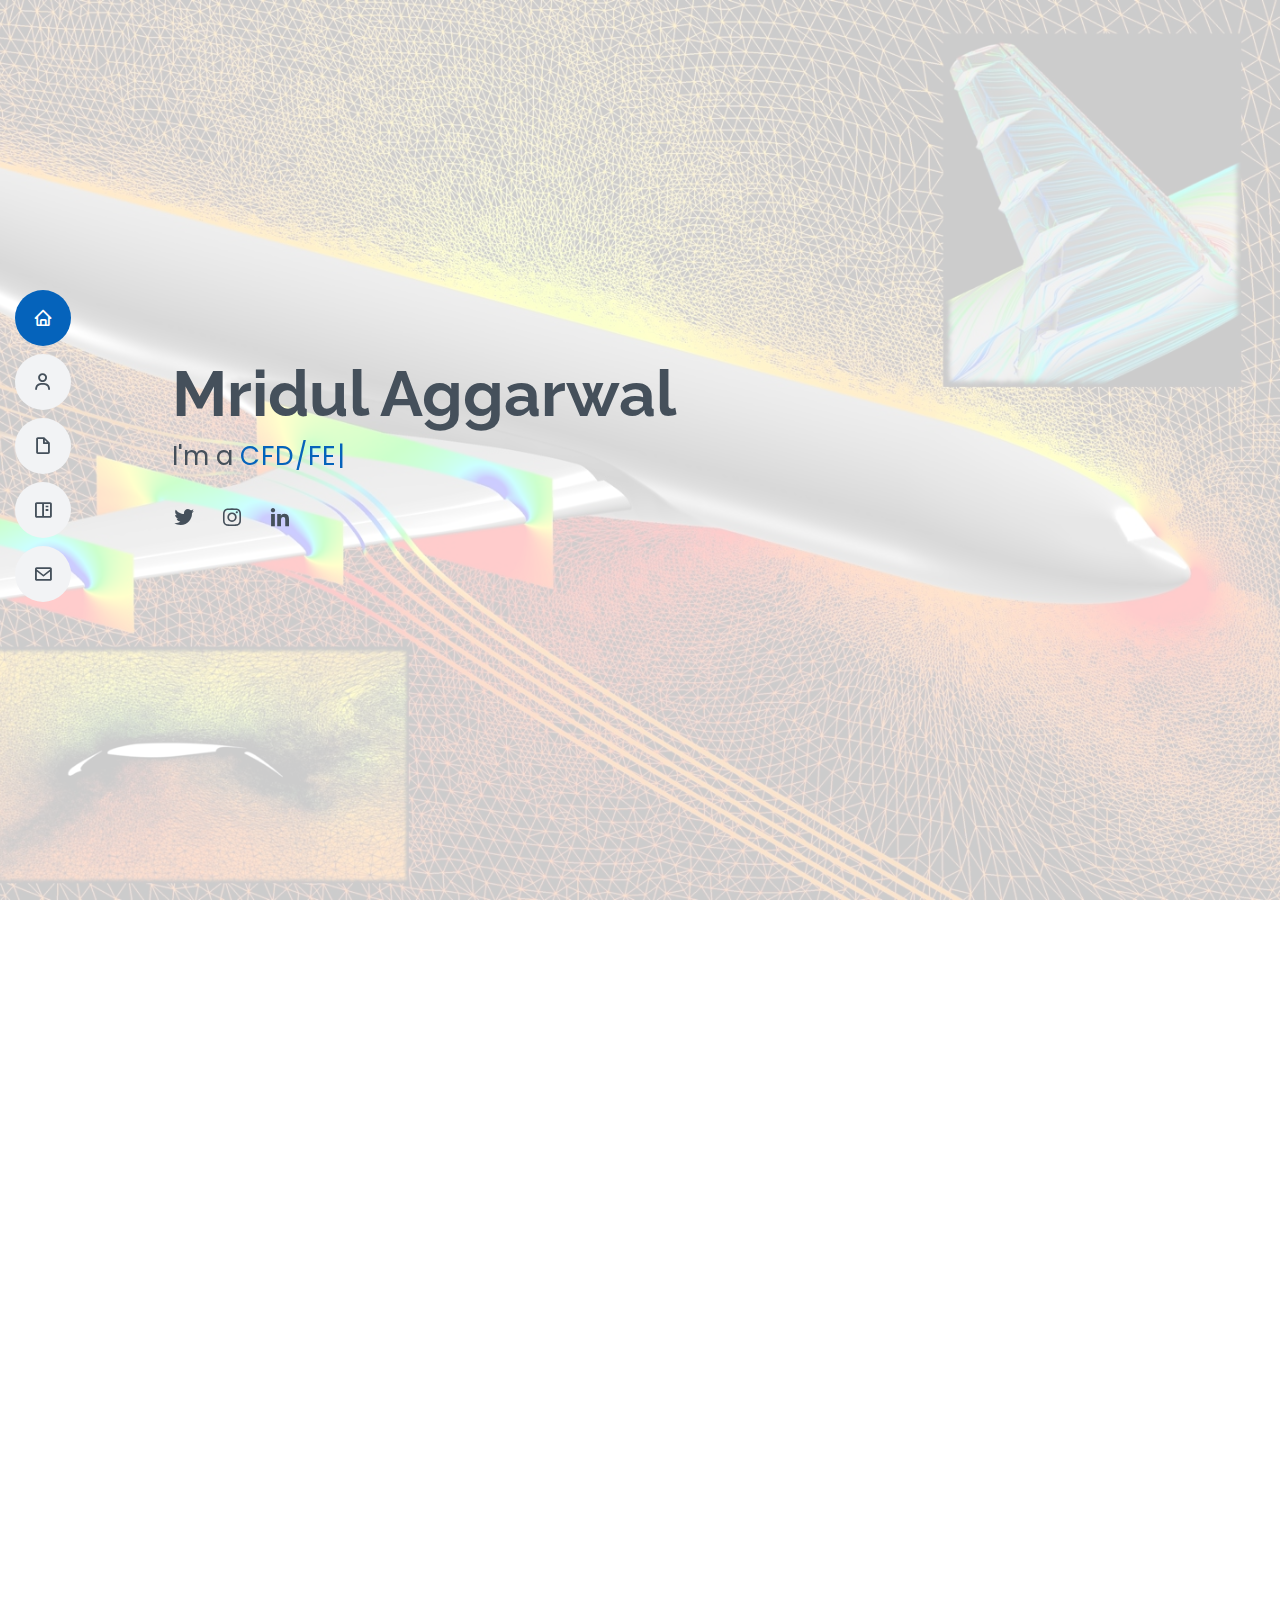
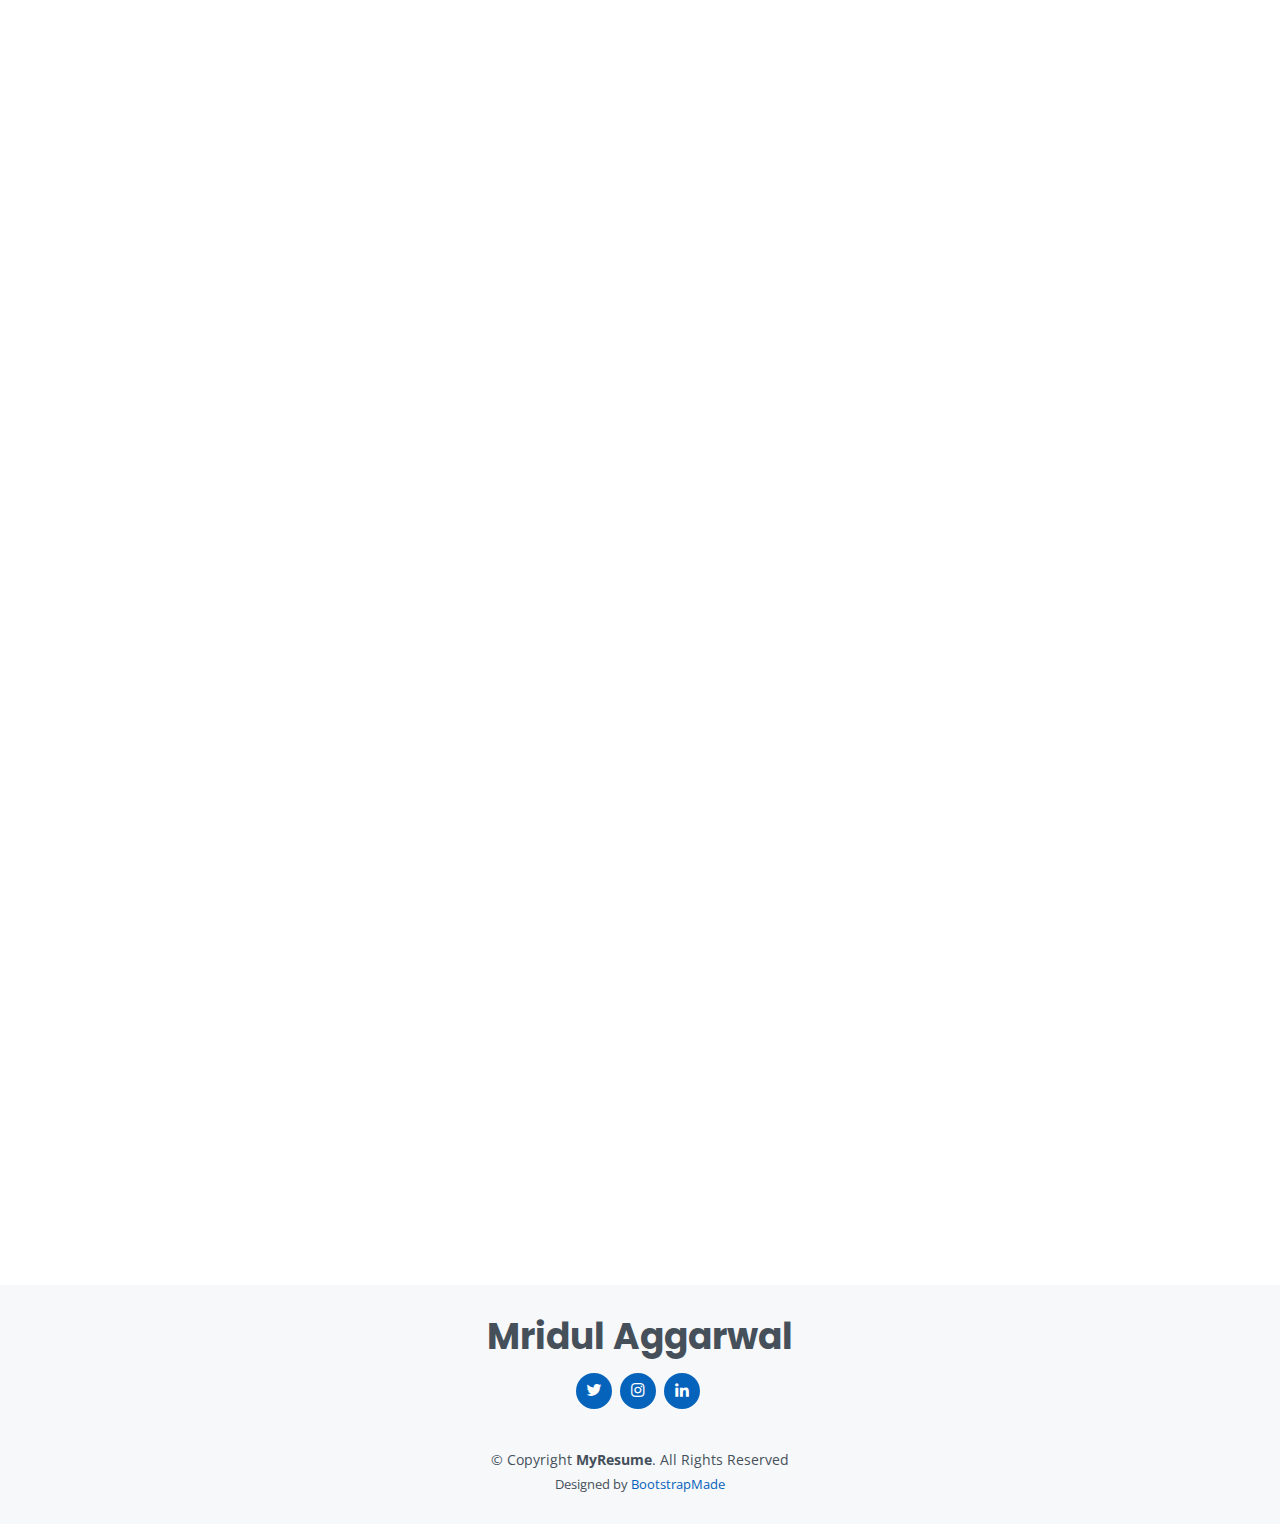
<file: index.html>
<!DOCTYPE html>
<html lang="en">

<head>
  <meta charset="utf-8">
  <meta content="width=device-width, initial-scale=1.0" name="viewport">

  <title>MyResume Bootstrap Template - Index</title>
  <meta content="" name="description">
  <meta content="" name="keywords">

  <!-- Favicons -->
  <link href="assets/img/favicon.png" rel="icon">
  <link href="assets/img/apple-touch-icon.png" rel="apple-touch-icon">

  <!-- Google Fonts -->
  <link href="https://fonts.googleapis.com/css?family=Open+Sans:300,300i,400,400i,600,600i,700,700i|Raleway:300,300i,400,400i,500,500i,600,600i,700,700i|Poppins:300,300i,400,400i,500,500i,600,600i,700,700i" rel="stylesheet">

  <!-- Vendor CSS Files -->
  <link href="assets/vendor/aos/aos.css" rel="stylesheet">
  <link href="assets/vendor/bootstrap/css/bootstrap.min.css" rel="stylesheet">
  <link href="assets/vendor/bootstrap-icons/bootstrap-icons.css" rel="stylesheet">
  <link href="assets/vendor/boxicons/css/boxicons.min.css" rel="stylesheet">
  <link href="assets/vendor/glightbox/css/glightbox.min.css" rel="stylesheet">
  <link href="assets/vendor/swiper/swiper-bundle.min.css" rel="stylesheet">

  <!-- Template Main CSS File -->
  <link href="assets/css/style.css" rel="stylesheet">

  <!-- =======================================================
  * Template Name: MyResume - v4.8.1
  * Template URL: https://bootstrapmade.com/free-html-bootstrap-template-my-resume/
  * Author: BootstrapMade.com
  * License: https://bootstrapmade.com/license/
  ======================================================== -->
</head>

<body>

  <!-- ======= Mobile nav toggle button ======= -->
  <!-- <button type="button" class="mobile-nav-toggle d-xl-none"><i class="bi bi-list mobile-nav-toggle"></i></button> -->
  <i class="bi bi-list mobile-nav-toggle d-xl-none"></i>
  <!-- ======= Header ======= -->
  <header id="header" class="d-flex flex-column justify-content-center">

    <nav id="navbar" class="navbar nav-menu">
      <ul>
        <li><a href="#hero" class="nav-link scrollto active"><i class="bx bx-home"></i> <span>Home</span></a></li>
        <li><a href="#about" class="nav-link scrollto"><i class="bx bx-user"></i> <span>About</span></a></li>
        <li><a href="#resume" class="nav-link scrollto"><i class="bx bx-file-blank"></i> <span>Resume</span></a></li>
        <li><a href="#portfolio" class="nav-link scrollto"><i class="bx bx-book-content"></i> <span>Portfolio</span></a></li>
        <!-- <li><a href="#services" class="nav-link scrollto"><i class="bx bx-server"></i> <span>Services</span></a></li> -->
        <li><a href="#contact" class="nav-link scrollto"><i class="bx bx-envelope"></i> <span>Contact</span></a></li>
      </ul>
    </nav><!-- .nav-menu -->

  </header><!-- End Header -->

  <!-- ======= Hero Section ======= -->
  <section id="hero" class="d-flex flex-column justify-content-center">
    <div class="container" data-aos="zoom-in" data-aos-delay="100">
      <h1>Mridul Aggarwal</h1>
      <p>I'm a <span class="typed" data-typed-items="CFD/FEA Engineer, Mechanical Engineer"></span></p>
      <div class="social-links">
        <a href="https://twitter.com/aggarwal229263?t=kLGnaGmiF4LGDsNlqu9Gug&s=09" class="twitter" target="_blank"><i class="bx bxl-twitter"></i></a>
        <!-- <a href="#" class="facebook"><i class="bx bxl-facebook"></i></a> -->
        <a href="https://www.instagram.com/mridulaggarwal2000/" class="instagram" target="_blank"><i class="bx bxl-instagram"></i></a>
        <!-- <a href="#" class="google-plus"><i class="bx bxl-skype"></i></a> -->
        <a href="https://www.linkedin.com/in/mridul-aggarwal-2000" class="linkedin" target="_blank"><i class="bx bxl-linkedin"></i></a>
      </div>
    </div>
  </section><!-- End Hero -->

  <main id="main">

    <!-- ======= About Section ======= -->
    <section id="about" class="about">
      <div class="container" data-aos="fade-up">

        <div class="section-title">
          <h2>About</h2>
          <p>Passionate aerospace computational engineer with a flair for solving complex engineering problems.
            I have a stronghold in developing modelling simulations using different commercial software and tools.
            Hands-on experience in distributed scientific computation creating simulation models for various engineering applications.
          </p>

        </div>

        <div class="row">
          <div class="col-lg-4">
            <img src="assets/img/profile_img.png" class="img-fluid profile-img" alt="">
          </div>
          <div class="col-lg-8 pt-4 pt-lg-0 content">
            <h3>Aerospace Computational Engineer.</h3>
            <!-- <p class="fst-italic">
              I have a Master's degree in Aerospace Computational Engineering.
            </p> -->
            <br>
            <div class="row">
              <div class="col-lg-6">
                <ul>
                  <!-- <li><i class="bi bi-chevron-right"></i> <strong>Birthday:</strong> <span>1 May 1995</span></li> -->
                  <!-- <li><i class="bi bi-chevron-right"></i> <strong>Website:</strong> <span>www.example.com</span></li> -->
                  <li><i class="bi bi-chevron-right"></i> <strong>Phone:</strong> <span>+44(0) 7824046057</span></li>
                  <li><i class="bi bi-chevron-right"></i> <strong>City:</strong> <span>Milton Keynes, United Kingdom</span></li>
                  <li><i class="bi bi-chevron-right"></i> <strong>Email:</strong> <span>aggarwalmridul@outlook.com</span></li>
                </ul>
              </div>
              <div class="col-lg-6">
                <ul>

                  <li><i class="bi bi-chevron-right"></i> <strong>Degree:</strong> <span>Master</span></li>
                  <li><i class="bi bi-chevron-right"></i> <strong>University:</strong> <span>Cranfield University</span></li>

                  <!-- <li><i class="bi bi-chevron-right"></i> <strong>Freelance:</strong> <span>Available</span></li> -->
                </ul>
              </div>
            </div>
            <!-- <p>
              Officiis eligendi itaque labore et dolorum mollitia officiis optio vero. Quisquam sunt adipisci omnis et ut. Nulla accusantium dolor incidunt officia tempore. Et eius omnis.
              Cupiditate ut dicta maxime officiis quidem quia. Sed et consectetur qui quia repellendus itaque neque. Aliquid amet quidem ut quaerat cupiditate. Ab et eum qui repellendus omnis culpa magni laudantium dolores.
            </p> -->
          </div>
        </div>

      </div>
    </section><!-- End About Section -->

    <!-- ======= Facts Section ======= -->
    <!-- <section id="facts" class="facts">
      <div class="container" data-aos="fade-up">

        <div class="section-title">
          <h2>Facts</h2>
          <p>Magnam dolores commodi suscipit. Necessitatibus eius consequatur ex aliquid fuga eum quidem. Sit sint consectetur velit. Quisquam quos quisquam cupiditate. Et nemo qui impedit suscipit alias ea. Quia fugiat sit in iste officiis commodi quidem hic quas.</p>
        </div>

        <div class="row">

          <div class="col-lg-3 col-md-6">
            <div class="count-box">
              <i class="bi bi-emoji-smile"></i>
              <span data-purecounter-start="0" data-purecounter-end="232" data-purecounter-duration="1" class="purecounter"></span>
              <p>Happy Clients</p>
            </div>
          </div>

          <div class="col-lg-3 col-md-6 mt-5 mt-md-0">
            <div class="count-box">
              <i class="bi bi-journal-richtext"></i>
              <span data-purecounter-start="0" data-purecounter-end="521" data-purecounter-duration="1" class="purecounter"></span>
              <p>Projects</p>
            </div>
          </div>

          <div class="col-lg-3 col-md-6 mt-5 mt-lg-0">
            <div class="count-box">
              <i class="bi bi-headset"></i>
              <span data-purecounter-start="0" data-purecounter-end="1463" data-purecounter-duration="1" class="purecounter"></span>
              <p>Hours Of Support</p>
            </div>
          </div>

          <div class="col-lg-3 col-md-6 mt-5 mt-lg-0">
            <div class="count-box">
              <i class="bi bi-award"></i>
              <span data-purecounter-start="0" data-purecounter-end="25" data-purecounter-duration="1" class="purecounter"></span>
              <p>Awards</p>
            </div>
          </div>

        </div>

      </div> -->
    </section><!-- End Facts Section -->

    <!-- ======= Skills Section ======= -->
    <section id="skills" class="skills section-bg">
      <div class="container" data-aos="fade-up">

        <div class="section-title">
          <h2>Skills</h2>
          <p>During my post graduate studies,I have worked on different commerical software & tools demonstrating my ability to solve computational problems.</p>
        </div>

        <div class="row skills-content">

          <div class="col-lg-6">

            <div class="progress">
              <span class="skill">Computer Aided Engineering & Design <i class="val">90%</i></span>
              <div class="progress-bar-wrap">
                <div class="progress-bar" role="progressbar" aria-valuenow="90" aria-valuemin="0" aria-valuemax="100"></div>
              </div>
            </div>

            <!-- <div class="progress">
              <span class="skill">High Performance Computing <i class="val">100%</i></span>
              <div class="progress-bar-wrap">
                <div class="progress-bar" role="progressbar" aria-valuenow="100" aria-valuemin="0" aria-valuemax="100"></div>
              </div>
            </div> -->

            <div class="progress">
              <span class="skill">Finite Element/Volume Analysis <i class="val">85%</i></span>
              <div class="progress-bar-wrap">
                <div class="progress-bar" role="progressbar" aria-valuenow="85" aria-valuemin="0" aria-valuemax="100"></div>
              </div>
            </div>

            <div class="progress">
              <span class="skill">ANSYS/FLUENT <i class="val">95%</i></span>
              <div class="progress-bar-wrap">
                <div class="progress-bar" role="progressbar" aria-valuenow="95" aria-valuemin="0" aria-valuemax="100"></div>
              </div>
            </div>

          </div>

          <div class="col-lg-6">

            <div class="progress">
              <span class="skill">High Performace Parallel Computing <i class="val">70%</i></span>
              <div class="progress-bar-wrap">
                <div class="progress-bar" role="progressbar" aria-valuenow="70" aria-valuemin="0" aria-valuemax="100"></div>
              </div>
            </div>

            <div class="progress">
              <span class="skill">SolidWorks<i class="val">80%</i></span>
              <div class="progress-bar-wrap">
                <div class="progress-bar" role="progressbar" aria-valuenow="80" aria-valuemin="0" aria-valuemax="100"></div>
              </div>
            </div>

            <div class="progress">
              <span class="skill">C/C++<i class="val">70%</i></span>
              <div class="progress-bar-wrap">
                <div class="progress-bar" role="progressbar" aria-valuenow="70" aria-valuemin="0" aria-valuemax="100"></div>
              </div>
            </div>

          </div>

        </div>

      </div>
    </section><!-- End Skills Section -->

    <!-- ======= Resume Section ======= -->
    <section id="resume" class="resume">
      <div class="container" data-aos="fade-up">

        <div class="section-title">
          <h2>Resume</h2>
          <!-- <p>Magnam dolores commodi suscipit. Necessitatibus eius consequatur ex aliquid fuga eum quidem. Sit sint consectetur velit. Quisquam quos quisquam cupiditate. Et nemo qui impedit suscipit alias ea. Quia fugiat sit in iste officiis commodi
            quidem hic quas.</p> -->
        </div>

        <div class="row">
          <div class="col-lg-6">
            <h3 class="resume-title">Summary</h3>
            <div class="resume-item pb-0">
              <h4>Mridul Aggarwal</h4>
              <p><em>Innovative and deadline driven with a focus on solving engineering problems using advanced computational methods for different industrial settings.</em></p>
              <ul>
                <li>Milton Keynes, United Kingdom</li>
                <li>+44(0) 7824046057</li>
                <li>aggarwalmridul@outlook.com</li>
              </ul>
            </div>

            <h3 class="resume-title">Education</h3>
            <div class="resume-item">
              <h4>MS<span class="lower">c</span> Aerospace Computational Engineering</h4>
              <h5>2021-2022</h5>
              <p><em>Cranfield University, Cranfield, UK</em></p>
              <p>Thesis Project: Numerical Investigation of the Airflow Ventilation system in the interior of an Aircraft Cabin in the presence of an Infected Passenger.</p>
              <p>Numerical Investigation of the Airflow Ventilation system in the Interior of an Aircraft Cabin in Presence of an Infected Passenger has been done under the guidance of Dr László Könözsy for my research project and completed successful placing a modified displacement ventilation system for the aircraft cabin and tracking the virus particle movement inside the aircraft cabin using the Boeing 767 aircraft model. Moreover, documented the effects of different unstructured mesh with increasing mesh density on the aircraft cabin flow.</p>
            </div>
            
            <div class="resume-item">
              <h4>Bachelors of Engineering(Honours) (Mechanical)</h4>
              <h5>2017-2020</h5>
              <p><em>The University of Newcastle, Australia</em></p>
              <p>Final-Year Project: Simulation of air distribution in a office room ventilated by Air conditioning.</p>
              <p>Worked on "Simulation of Air Distribution in an Office room Ventilation by an Air-Conditioner" to decrease energy consumption by the ventilation system and increase the oxygen level inside the office room. Designed the office room using ANSYS Workbench and then a pressure-based solver implemented with a SIMPLE algorithm to model the airflow and thermal comfort of the people inside the office room.</p>
            </div>
          </div>
          <div class="col-lg-6">
            <h3 class="resume-title">Professional Experience</h3>
            <div class="resume-item">
              <h4>Process Quality Engineering Intern</h4>
              <h5>January 2021- April 2021</h5>
              <p><em>Gajraula, Uttar Pradesh, India</em></p>
              <ul>
                <li>Allocation as a Production process quality engineer overlooking process quality for gear manufacturing.</li>
                <li>Supervised effectiveness of patrol inspection and 4M change of 50 machines on a daily basis. </li>
                <li>Conducted 60 Internal Process Audits as well as Process Capability Study to analyze machines efficiency for better manufacturing productivity.</li>
                <li>Prepared root cause analysis for 5 gear process on gear rejections.</li>
              </ul>
            </div>
            <!-- <div class="resume-item">
              <h4>Graphic design specialist</h4>
              <h5>2017 - 2018</h5>
              <p><em>Stepping Stone Advertising, New York, NY</em></p>
              <ul>
                <li>Developed numerous marketing programs (logos, brochures,infographics, presentations, and advertisements).</li>
                <li>Managed up to 5 projects or tasks at a given time while under pressure</li>
                <li>Recommended and consulted with clients on the most appropriate graphic design</li>
                <li>Created 4+ design presentations and proposals a month for clients and account managers</li>
              </ul>
            </div> -->
          </div>
        </div>

      </div>
    </section><!-- End Resume Section -->

    <!-- ======= Portfolio Section ======= -->
    <section id="portfolio" class="portfolio section-bg">
      <div class="container" data-aos="fade-up">

        <div class="section-title">
          <h2>Portfolio</h2>
          <p>Here are a few projects I have worked on during my master's degree.</p>
        </div>

        <div class="row">
          <div class="col-lg-12 d-flex justify-content-center" data-aos="fade-up" data-aos-delay="100">
            <ul id="portfolio-flters">
              <!-- <li data-filter="*" class="filter-active">All</li> -->
              <!-- <li data-filter=".filter-app">App</li>
              <li data-filter=".filter-card">Card</li>
              <li data-filter=".filter-web">Web</li> -->
            </ul>
          </div>
        </div>

        <div class="row portfolio-container" data-aos="fade-up" data-aos-delay="200">

          <div class="col-lg-4 col-md-6 portfolio-item filter-app">
            <div class="portfolio-wrap">
              <img src="assets/img/portfolio/mesh-profile.png" class="img-fluid" alt="">
              <div class="portfolio-info">
                <h4>Mesh Analysis</h4>
                <!-- <p>App</p> -->
                <div class="portfolio-links">
                  <!-- <a href="assets/img/portfolio/portfolio-1.jpg" data-gallery="portfolioGallery" class="portfolio-lightbox" title="App 1"><i class="bx bx-plus"></i></a> -->
                  <a href="mesh_analysis_aircraft_cabin.html" class="portfolio-details-lightbox" data-glightbox="type: external" title="Portfolio Details"><i class="bx bx-link"></i></a>
                </div>
              </div>
            </div>
          </div>

          <div class="col-lg-4 col-md-6 portfolio-item filter-web">
            <div class="portfolio-wrap">
              <img src="assets/img/portfolio/cfd-profile.png" class="img-fluid" alt="">
              <div class="portfolio-info">
                <h4>CFD Analysis</h4>
                <!-- <p>Web</p> -->
                <div class="portfolio-links">
                  <!-- <a href="assets/img/portfolio/portfolio-2.jpg" data-gallery="portfolioGallery" class="portfolio-lightbox" title="Web 3"><i class="bx bx-plus"></i></a> -->
                  <a href="design.html" class="portfolio-details-lightbox" data-glightbox="type: external" title="Portfolio Details"><i class="bx bx-link"></i></a>
                </div>
              </div>
            </div>
          </div>

          <div class="col-lg-4 col-md-6 portfolio-item filter-app">
            <div class="portfolio-wrap">
              <img src="assets/img/portfolio/analysis-profile.png" class="img-fluid" alt="">
              <div class="portfolio-info">
                <h4>Numerical Analysis</h4>
                <!-- <p>App</p> -->
                <div class="portfolio-links">
                  <!-- <a href="assets/img/portfolio/portfolio-3.jpg" data-gallery="portfolioGallery" class="portfolio-lightbox" title="App 2"><i class="bx bx-plus"></i></a> -->
                  <a href="numerical.html" class="portfolio-details-lightbox" data-glightbox="type: external" title="Portfolio Details"><i class="bx bx-link"></i></a>
                </div>
              </div>
            </div>
          </div>

          <!-- <div class="col-lg-4 col-md-6 portfolio-item filter-card">
            <div class="portfolio-wrap">
              <img src="assets/img/portfolio/portfolio-4.jpg" class="img-fluid" alt="">
              <div class="portfolio-info">
                <h4>Card 2</h4>
                <p>Card</p>
                <div class="portfolio-links">
                  <a href="assets/img/portfolio/portfolio-4.jpg" data-gallery="portfolioGallery" class="portfolio-lightbox" title="Card 2"><i class="bx bx-plus"></i></a>
                  <a href="portfolio-details.html" class="portfolio-details-lightbox" data-glightbox="type: external" title="Portfolio Details"><i class="bx bx-link"></i></a>
                </div>
              </div>
            </div>
          </div>

          <div class="col-lg-4 col-md-6 portfolio-item filter-web">
            <div class="portfolio-wrap">
              <img src="assets/img/portfolio/portfolio-5.jpg" class="img-fluid" alt="">
              <div class="portfolio-info">
                <h4>Web 2</h4>
                <p>Web</p>
                <div class="portfolio-links">
                  <a href="assets/img/portfolio/portfolio-5.jpg" data-gallery="portfolioGallery" class="portfolio-lightbox" title="Web 2"><i class="bx bx-plus"></i></a>
                  <a href="portfolio-details.html" class="portfolio-details-lightbox" data-glightbox="type: external" title="Portfolio Details"><i class="bx bx-link"></i></a>
                </div>
              </div>
            </div>
          </div>

          <div class="col-lg-4 col-md-6 portfolio-item filter-app">
            <div class="portfolio-wrap">
              <img src="assets/img/portfolio/portfolio-6.jpg" class="img-fluid" alt="">
              <div class="portfolio-info">
                <h4>App 3</h4>
                <p>App</p>
                <div class="portfolio-links">
                  <a href="assets/img/portfolio/portfolio-6.jpg" data-gallery="portfolioGallery" class="portfolio-lightbox" title="App 3"><i class="bx bx-plus"></i></a>
                  <a href="portfolio-details.html" class="portfolio-details-lightbox" data-glightbox="type: external" title="Portfolio Details"><i class="bx bx-link"></i></a>
                </div>
              </div>
            </div>
          </div>

          <div class="col-lg-4 col-md-6 portfolio-item filter-card">
            <div class="portfolio-wrap">
              <img src="assets/img/portfolio/portfolio-7.jpg" class="img-fluid" alt="">
              <div class="portfolio-info">
                <h4>Card 1</h4>
                <p>Card</p>
                <div class="portfolio-links">
                  <a href="assets/img/portfolio/portfolio-7.jpg" data-gallery="portfolioGallery" class="portfolio-lightbox" title="Card 1"><i class="bx bx-plus"></i></a>
                  <a href="portfolio-details.html" class="portfolio-details-lightbox" data-glightbox="type: external" title="Portfolio Details"><i class="bx bx-link"></i></a>
                </div>
              </div>
            </div>
          </div>

          <div class="col-lg-4 col-md-6 portfolio-item filter-card">
            <div class="portfolio-wrap">
              <img src="assets/img/portfolio/portfolio-8.jpg" class="img-fluid" alt="">
              <div class="portfolio-info">
                <h4>Card 3</h4>
                <p>Card</p>
                <div class="portfolio-links">
                  <a href="assets/img/portfolio/portfolio-8.jpg" data-gallery="portfolioGallery" class="portfolio-lightbox" title="Card 3"><i class="bx bx-plus"></i></a>
                  <a href="portfolio-details.html" class="portfolio-details-lightbox" data-glightbox="type: external" title="Portfolio Details"><i class="bx bx-link"></i></a>
                </div>
              </div>
            </div>
          </div>

          <div class="col-lg-4 col-md-6 portfolio-item filter-web">
            <div class="portfolio-wrap">
              <img src="assets/img/portfolio/portfolio-9.jpg" class="img-fluid" alt="">
              <div class="portfolio-info">
                <h4>Web 3</h4>
                <p>Web</p>
                <div class="portfolio-links">
                  <a href="assets/img/portfolio/portfolio-9.jpg" data-gallery="portfolioGallery" class="portfolio-lightbox" title="Web 3"><i class="bx bx-plus"></i></a>
                  <a href="portfolio-details.html" class="portfolio-details-lightbox" data-glightbox="type: external" title="Portfolio Details"><i class="bx bx-link"></i></a>
                </div>
              </div>
            </div>
          </div> -->

        </div>

      </div>
    </section><!-- End Portfolio Section -->

    <!-- ======= Services Section ======= -->
    <!-- <section id="services" class="services">
      <div class="container" data-aos="fade-up">

        <div class="section-title">
          <h2>Services</h2>
          <p>Magnam dolores commodi suscipit. Necessitatibus eius consequatur ex aliquid fuga eum quidem. Sit sint consectetur velit. Quisquam quos quisquam cupiditate. Et nemo qui impedit suscipit alias ea. Quia fugiat sit in iste officiis commodi
            quidem hic quas.</p>
        </div>

        <div class="row">

          <div class="col-lg-4 col-md-6 d-flex align-items-stretch" data-aos="zoom-in" data-aos-delay="100">
            <div class="icon-box iconbox-blue">
              <div class="icon">
                <svg width="100" height="100" viewBox="0 0 600 600" xmlns="http://www.w3.org/2000/svg">
                  <path stroke="none" stroke-width="0" fill="#f5f5f5"
                    d="M300,521.0016835830174C376.1290562159157,517.8887921683347,466.0731472004068,529.7835943286574,510.70327084640275,468.03025145048787C554.3714126377745,407.6079735673963,508.03601936045806,328.9844924480964,491.2728898941984,256.3432110539036C474.5976632858925,184.082847569629,479.9380746630129,96.60480741107993,416.23090153303,58.64404602377083C348.86323505073057,18.502131276798302,261.93793281208167,40.57373210992963,193.5410806939664,78.93577620505333C130.42746243093433,114.334589627462,98.30271207620316,179.96522072025542,76.75703585869454,249.04625023123273C51.97151888228291,328.5150500222984,13.704378332031375,421.85034740162234,66.52175969318436,486.19268352777647C119.04800174914682,550.1803526380478,217.28368757567262,524.383925680826,300,521.0016835830174">
                  </path>
                </svg>
                <i class="bx bxl-dribbble"></i>
              </div>
              <h4><a href="">Lorem Ipsum</a></h4>
              <p>Voluptatum deleniti atque corrupti quos dolores et quas molestias excepturi</p>
            </div>
          </div>

          <div class="col-lg-4 col-md-6 d-flex align-items-stretch mt-4 mt-md-0" data-aos="zoom-in" data-aos-delay="200">
            <div class="icon-box iconbox-orange ">
              <div class="icon">
                <svg width="100" height="100" viewBox="0 0 600 600" xmlns="http://www.w3.org/2000/svg">
                  <path stroke="none" stroke-width="0" fill="#f5f5f5"
                    d="M300,582.0697525312426C382.5290701553225,586.8405444964366,449.9789794690241,525.3245884688669,502.5850820975895,461.55621195738473C556.606425686781,396.0723002908107,615.8543463187945,314.28637112970534,586.6730223649479,234.56875336149918C558.9533121215079,158.8439757836574,454.9685369536778,164.00468322053177,381.49747125262974,130.76875717737553C312.15926192815925,99.40240125094834,248.97055460311594,18.661163978235184,179.8680185752513,50.54337015887873C110.5421016452524,82.52863877960104,119.82277516462835,180.83849132639028,109.12597500060166,256.43424936330496C100.08760227029461,320.3096726198365,92.17705696193138,384.0621239912766,124.79988738764834,439.7174275375508C164.83382741302287,508.01625554203684,220.96474134820875,577.5009287672846,300,582.0697525312426">
                  </path>
                </svg>
                <i class="bx bx-file"></i>
              </div>
              <h4><a href="">Sed Perspiciatis</a></h4>
              <p>Duis aute irure dolor in reprehenderit in voluptate velit esse cillum dolore</p>
            </div>
          </div>

          <div class="col-lg-4 col-md-6 d-flex align-items-stretch mt-4 mt-lg-0" data-aos="zoom-in" data-aos-delay="300">
            <div class="icon-box iconbox-pink">
              <div class="icon">
                <svg width="100" height="100" viewBox="0 0 600 600" xmlns="http://www.w3.org/2000/svg">
                  <path stroke="none" stroke-width="0" fill="#f5f5f5"
                    d="M300,541.5067337569781C382.14930387511276,545.0595476570109,479.8736841581634,548.3450877840088,526.4010558755058,480.5488172755941C571.5218469581645,414.80211281144784,517.5187510058486,332.0715597781072,496.52539010469104,255.14436215662573C477.37192572678356,184.95920475031193,473.57363656557914,105.61284051026155,413.0603344069578,65.22779650032875C343.27470386102294,18.654635553484475,251.2091493199835,5.337323636656869,175.0934190732945,40.62881213300186C97.87086631185822,76.43348514350839,51.98124368387456,156.15599469081315,36.44837278890362,239.84606092416172C21.716077023791087,319.22268207091537,43.775223500013084,401.1760424656574,96.891909868211,461.97329694683043C147.22146801428983,519.5804099606455,223.5754009179313,538.201503339737,300,541.5067337569781">
                  </path>
                </svg>
                <i class="bx bx-tachometer"></i>
              </div>
              <h4><a href="">Magni Dolores</a></h4>
              <p>Excepteur sint occaecat cupidatat non proident, sunt in culpa qui officia</p>
            </div>
          </div>

          <div class="col-lg-4 col-md-6 d-flex align-items-stretch mt-4" data-aos="zoom-in" data-aos-delay="100">
            <div class="icon-box iconbox-yellow">
              <div class="icon">
                <svg width="100" height="100" viewBox="0 0 600 600" xmlns="http://www.w3.org/2000/svg">
                  <path stroke="none" stroke-width="0" fill="#f5f5f5"
                    d="M300,503.46388370962813C374.79870501325706,506.71871716319447,464.8034551963731,527.1746412648533,510.4981551193396,467.86667711651364C555.9287308511215,408.9015244558933,512.6030010748507,327.5744911775523,490.211057578863,256.5855673507754C471.097692560561,195.9906835881958,447.69079081568157,138.11976852964426,395.19560036434837,102.3242989838813C329.3053358748298,57.3949838291264,248.02791733380457,8.279543830951368,175.87071277845988,42.242879143198664C103.41431057327972,76.34704239035025,93.79494320519305,170.9812938413882,81.28167332365135,250.07896920659033C70.17666984294237,320.27484674793965,64.84698225790005,396.69656628748305,111.28512138212992,450.4950937839243C156.20124167950087,502.5303643271138,231.32542653798444,500.4755392045468,300,503.46388370962813">
                  </path>
                </svg>
                <i class="bx bx-layer"></i>
              </div>
              <h4><a href="">Nemo Enim</a></h4>
              <p>At vero eos et accusamus et iusto odio dignissimos ducimus qui blanditiis</p>
            </div>
          </div>

          <div class="col-lg-4 col-md-6 d-flex align-items-stretch mt-4" data-aos="zoom-in" data-aos-delay="200">
            <div class="icon-box iconbox-red">
              <div class="icon">
                <svg width="100" height="100" viewBox="0 0 600 600" xmlns="http://www.w3.org/2000/svg">
                  <path stroke="none" stroke-width="0" fill="#f5f5f5"
                    d="M300,532.3542879108572C369.38199826031484,532.3153073249985,429.10787420159085,491.63046689027357,474.5244479745417,439.17860296908856C522.8885846962883,383.3225815378663,569.1668002868075,314.3205725914397,550.7432151929288,242.7694973846089C532.6665558377875,172.5657663291529,456.2379748765914,142.6223662098291,390.3689995646985,112.34683881706744C326.66090330228417,83.06452184765237,258.84405631176094,53.51806209861945,193.32584062364296,78.48882559362697C121.61183558270385,105.82097193414197,62.805066853699245,167.19869350419734,48.57481801355237,242.6138429142374C34.843463184063346,315.3850353017275,76.69343916112496,383.4422959591041,125.22947124332185,439.3748458443577C170.7312796277747,491.8107796887764,230.57421082200815,532.3932930995766,300,532.3542879108572">
                  </path>
                </svg>
                <i class="bx bx-slideshow"></i>
              </div>
              <h4><a href="">Dele Cardo</a></h4>
              <p>Quis consequatur saepe eligendi voluptatem consequatur dolor consequuntur</p>
            </div>
          </div>

          <div class="col-lg-4 col-md-6 d-flex align-items-stretch mt-4" data-aos="zoom-in" data-aos-delay="300">
            <div class="icon-box iconbox-teal">
              <div class="icon">
                <svg width="100" height="100" viewBox="0 0 600 600" xmlns="http://www.w3.org/2000/svg">
                  <path stroke="none" stroke-width="0" fill="#f5f5f5"
                    d="M300,566.797414625762C385.7384707136149,576.1784315230908,478.7894351017131,552.8928747891023,531.9192734346935,484.94944893311C584.6109503024035,417.5663521118492,582.489472248146,322.67544863468447,553.9536738515405,242.03673114598146C529.1557734026468,171.96086150256528,465.24506316201064,127.66468636344209,395.9583748389544,100.7403814666027C334.2173773831606,76.7482773500951,269.4350130405921,84.62216499799875,207.1952322260088,107.2889140133804C132.92018162631612,134.33871894543012,41.79353780512637,160.00259165414826,22.644507872594943,236.69541883565114C3.319112789854554,314.0945973066697,72.72355303640163,379.243833228382,124.04198916343866,440.3218312028393C172.9286146004772,498.5055451809895,224.45579914871206,558.5317968840102,300,566.797414625762">
                  </path>
                </svg>
                <i class="bx bx-arch"></i>
              </div>
              <h4><a href="">Divera Don</a></h4>
              <p>Modi nostrum vel laborum. Porro fugit error sit minus sapiente sit aspernatur</p>
            </div>
          </div>

        </div>

      </div>
    </section><!-- End Services Section -->

    <!-- ======= Testimonials Section ======= -->
    <!-- <section id="testimonials" class="testimonials section-bg">
      <div class="container" data-aos="fade-up">

        <div class="section-title">
          <h2>Testimonials</h2>
        </div>

        <div class="testimonials-slider swiper" data-aos="fade-up" data-aos-delay="100">
          <div class="swiper-wrapper">

            <div class="swiper-slide">
              <div class="testimonial-item">
                <img src="assets/img/testimonials/testimonials-1.jpg" class="testimonial-img" alt="">
                <h3>Saul Goodman</h3>
                <h4>Ceo &amp; Founder</h4>
                <p>
                  <i class="bx bxs-quote-alt-left quote-icon-left"></i>
                  Proin iaculis purus consequat sem cure digni ssim donec porttitora entum suscipit rhoncus. Accusantium quam, ultricies eget id, aliquam eget nibh et. Maecen aliquam, risus at semper.
                  <i class="bx bxs-quote-alt-right quote-icon-right"></i>
                </p>
              </div>
            </div><!-- End testimonial item -->

            <!-- <div class="swiper-slide">
              <div class="testimonial-item">
                <img src="assets/img/testimonials/testimonials-2.jpg" class="testimonial-img" alt="">
                <h3>Sara Wilsson</h3>
                <h4>Designer</h4>
                <p>
                  <i class="bx bxs-quote-alt-left quote-icon-left"></i>
                  Export tempor illum tamen malis malis eram quae irure esse labore quem cillum quid cillum eram malis quorum velit fore eram velit sunt aliqua noster fugiat irure amet legam anim culpa.
                  <i class="bx bxs-quote-alt-right quote-icon-right"></i>
                </p>
              </div>
            </div><!-- End testimonial item -->

            <!-- <div class="swiper-slide">
              <div class="testimonial-item">
                <img src="assets/img/testimonials/testimonials-3.jpg" class="testimonial-img" alt="">
                <h3>Jena Karlis</h3>
                <h4>Store Owner</h4>
                <p>
                  <i class="bx bxs-quote-alt-left quote-icon-left"></i>
                  Enim nisi quem export duis labore cillum quae magna enim sint quorum nulla quem veniam duis minim tempor labore quem eram duis noster aute amet eram fore quis sint minim.
                  <i class="bx bxs-quote-alt-right quote-icon-right"></i>
                </p>
              </div>
            </div><!-- End testimonial item -->

            <!-- <div class="swiper-slide">
              <div class="testimonial-item">
                <img src="assets/img/testimonials/testimonials-4.jpg" class="testimonial-img" alt="">
                <h3>Matt Brandon</h3>
                <h4>Freelancer</h4>
                <p>
                  <i class="bx bxs-quote-alt-left quote-icon-left"></i>
                  Fugiat enim eram quae cillum dolore dolor amet nulla culpa multos export minim fugiat minim velit minim dolor enim duis veniam ipsum anim magna sunt elit fore quem dolore labore illum veniam.
                  <i class="bx bxs-quote-alt-right quote-icon-right"></i>
                </p>
              </div>
            </div><!-- End testimonial item -->

            <!-- <div class="swiper-slide">
              <div class="testimonial-item">
                <img src="assets/img/testimonials/testimonials-5.jpg" class="testimonial-img" alt="">
                <h3>John Larson</h3>
                <h4>Entrepreneur</h4>
                <p>
                  <i class="bx bxs-quote-alt-left quote-icon-left"></i>
                  Quis quorum aliqua sint quem legam fore sunt eram irure aliqua veniam tempor noster veniam enim culpa labore duis sunt culpa nulla illum cillum fugiat legam esse veniam culpa fore nisi cillum quid.
                  <i class="bx bxs-quote-alt-right quote-icon-right"></i>
                </p>
              </div>
            </div><!-- End testimonial item -->

          <!-- </div>
          <div class="swiper-pagination"></div>
        </div>

      </div>
    </section> -->

    <!-- ======= Contact Section ======= -->
    <section id="contact" class="contact">
      <div class="container" data-aos="fade-up">

        <div class="section-title">
          <h2>Contact</h2>
        </div>

        <div class="row d-flex justify-content-center">

          <div class="col-md-4">
            <div class="info">
              <div class="address">
                <i class="bi bi-geo-alt"></i>
                <h4>Location:</h4>
                <p>Milton Keynes, United Kingdom</p>
              </div>

              <div class="email">
                <i class="bi bi-envelope"></i>
                <h4>Email:</h4>
                <p>aggarwalmridul@outlook.com</p>
              </div>

              <div class="phone">
                <i class="bi bi-phone"></i>
                <h4>Call:</h4>
                <p>+44(0) 7824046057</p>
              </div>


              <div class="phone">
                <i class="bi bi-paperclip"></i>
                <h4>Download resume:</h4>
                <p><a href="assets/MridulAggarwal_Resume.pdf" download>Resume</a></p>
              </div>



            </div>

          </div>

          <!-- <div class="col-lg-8 mt-5 mt-lg-0">

            <form action="forms/contact.php" method="post" role="form" class="php-email-form">
              <div class="row">
                <div class="col-md-6 form-group">
                  <input type="text" name="name" class="form-control" id="name" placeholder="Your Name" required>
                </div>
                <div class="col-md-6 form-group mt-3 mt-md-0">
                  <input type="email" class="form-control" name="email" id="email" placeholder="Your Email" required>
                </div>
              </div>
              <div class="form-group mt-3">
                <input type="text" class="form-control" name="subject" id="subject" placeholder="Subject" required>
              </div>
              <div class="form-group mt-3">
                <textarea class="form-control" name="message" rows="5" placeholder="Message" required></textarea>
              </div>
              <div class="my-3">
                <div class="loading">Loading</div>
                <div class="error-message"></div>
                <div class="sent-message">Your message has been sent. Thank you!</div>
              </div>
              <div class="text-center"><button type="submit">Send Message</button></div>
            </form>

          </div> -->

        </div>

      </div>
    </section><!-- End Contact Section -->

  </main><!-- End #main -->

  <!-- ======= Footer ======= -->
  <footer id="footer">
    <div class="container">
      <h3>Mridul Aggarwal</h3>
      <!-- <p>Et aut eum quis fuga eos sunt ipsa nihil. Labore corporis magni eligendi fuga maxime saepe commodi placeat.</p> -->
      <div class="social-links">
        <a href="https://twitter.com/aggarwal229263?t=kLGnaGmiF4LGDsNlqu9Gug&s=09" class="twitter" target="_blank"><i class="bx bxl-twitter"></i></a>
        <!-- <a href="#" class="facebook"><i class="bx bxl-facebook"></i></a> -->
        <a href="https://www.instagram.com/mridulaggarwal2000/" class="instagram" target="_blank"><i class="bx bxl-instagram"></i></a>
        <!-- <a href="#" class="google-plus"><i class="bx bxl-skype"></i></a> -->
        <a href="https://www.linkedin.com/in/mridul-aggarwal-2000" class="linkedin" target="_blank"><i class="bx bxl-linkedin"></i></a>
      </div>
      <div class="copyright">
        &copy; Copyright <strong><span>MyResume</span></strong>. All Rights Reserved
      </div>
      <div class="credits">
        <!-- All the links in the footer should remain intact. -->
        <!-- You can delete the links only if you purchased the pro version. -->
        <!-- Licensing information: [license-url] -->
        <!-- Purchase the pro version with working PHP/AJAX contact form: https://bootstrapmade.com/free-html-bootstrap-template-my-resume/ -->
        Designed by <a href="https://bootstrapmade.com/">BootstrapMade</a>
      </div>
    </div>
  </footer><!-- End Footer -->

  <div id="preloader"></div>
  <a href="#" class="back-to-top d-flex align-items-center justify-content-center"><i class="bi bi-arrow-up-short"></i></a>

  <!-- Vendor JS Files -->
  <script src="assets/vendor/purecounter/purecounter_vanilla.js"></script>
  <script src="assets/vendor/aos/aos.js"></script>
  <script src="assets/vendor/bootstrap/js/bootstrap.bundle.min.js"></script>
  <script src="assets/vendor/glightbox/js/glightbox.min.js"></script>
  <script src="assets/vendor/isotope-layout/isotope.pkgd.min.js"></script>
  <script src="assets/vendor/swiper/swiper-bundle.min.js"></script>
  <script src="assets/vendor/typed.js/typed.min.js"></script>
  <script src="assets/vendor/waypoints/noframework.waypoints.js"></script>
  <script src="assets/vendor/php-email-form/validate.js"></script>

  <!-- Template Main JS File -->
  <script src="assets/js/main.js"></script>

</body>

</html>
</file>
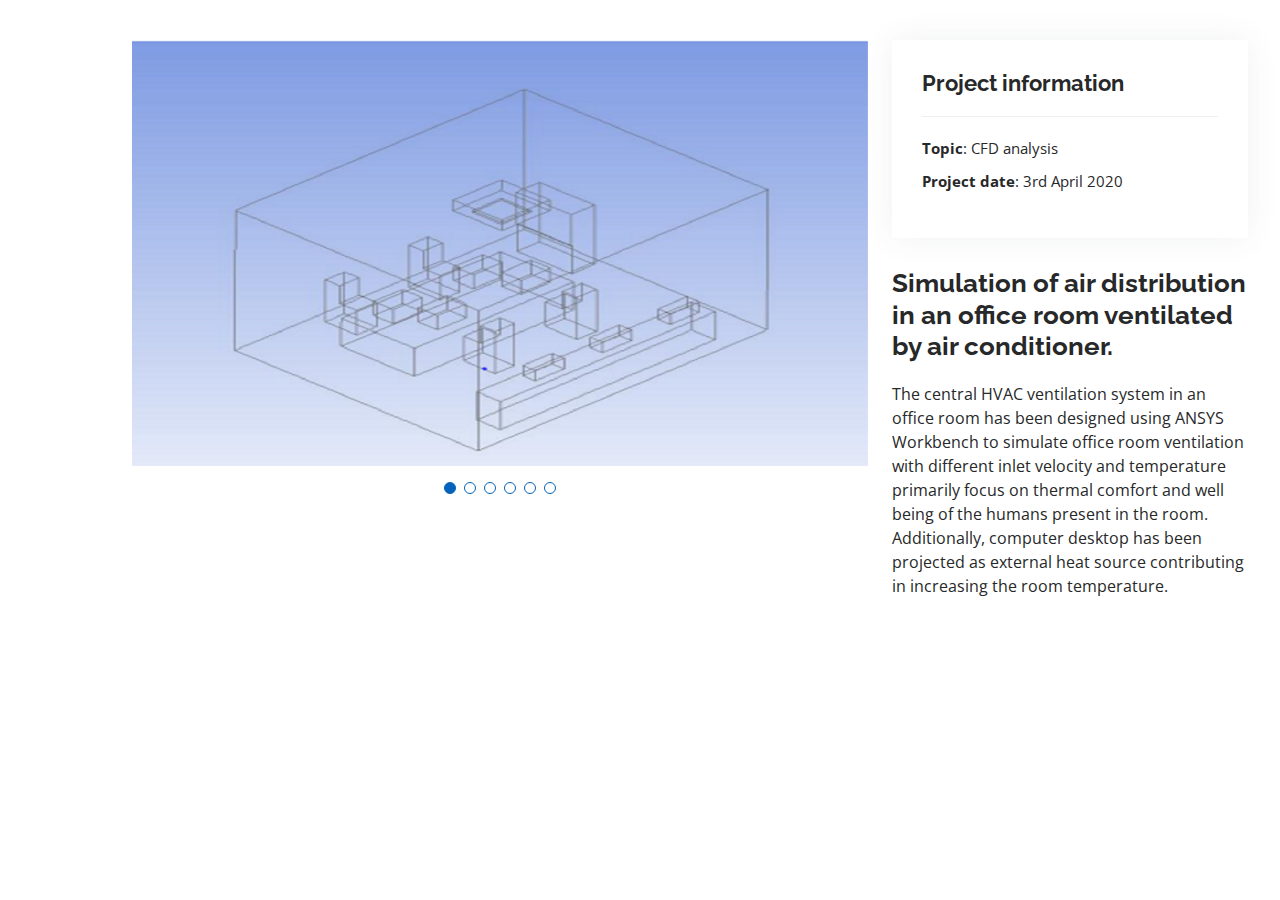
<file: design.html>
<!DOCTYPE html>
<html lang="en">

<head>
  <meta charset="utf-8">
  <meta content="width=device-width, initial-scale=1.0" name="viewport">

  <title>Portfolio Details - Personal Bootstrap Template</title>
  <meta content="" name="description">
  <meta content="" name="keywords">

  <!-- Favicons -->
  <link href="assets/img/favicon.png" rel="icon">
  <link href="assets/img/apple-touch-icon.png" rel="apple-touch-icon">

  <!-- Google Fonts -->
  <link href="https://fonts.googleapis.com/css?family=Open+Sans:300,300i,400,400i,600,600i,700,700i|Raleway:300,300i,400,400i,500,500i,600,600i,700,700i|Poppins:300,300i,400,400i,500,500i,600,600i,700,700i" rel="stylesheet">

  <!-- Vendor CSS Files -->
  <link href="assets/vendor/aos/aos.css" rel="stylesheet">
  <link href="assets/vendor/bootstrap/css/bootstrap.min.css" rel="stylesheet">
  <link href="assets/vendor/bootstrap-icons/bootstrap-icons.css" rel="stylesheet">
  <link href="assets/vendor/boxicons/css/boxicons.min.css" rel="stylesheet">
  <link href="assets/vendor/glightbox/css/glightbox.min.css" rel="stylesheet">
  <link href="assets/vendor/swiper/swiper-bundle.min.css" rel="stylesheet">

  <!-- Template Main CSS File -->
  <link href="assets/css/style.css" rel="stylesheet">

  <!-- =======================================================
  * Template Name: MyResume - v4.8.1
  * Template URL: https://bootstrapmade.com/free-html-bootstrap-template-my-resume/
  * Author: BootstrapMade.com
  * License: https://bootstrapmade.com/license/
  ======================================================== -->
</head>

<body>

  <main id="main">

    <!-- ======= Portfolio Details Section ======= -->
    <section id="portfolio-details" class="portfolio-details">
      <div class="container">

        <div class="row gy-4">

          <div class="col-lg-8">
            <div class="portfolio-details-slider swiper">
              <div class="swiper-wrapper align-items-center">

                <div class="swiper-slide">
                  <img src="assets/img/portfolio/vent-1.png" alt="">
                </div>

                <div class="swiper-slide">
                  <img src="assets/img/portfolio/vent-2.png" alt="">
                </div>

                <div class="swiper-slide">
                  <img src="assets/img/portfolio/vent-3.png" alt="">
                </div>
                <div class="swiper-slide">
                  <img src="assets/img/portfolio/vent-4.png" alt="">
                </div>
                <div class="swiper-slide">
                  <img src="assets/img/portfolio/vent-5.png" alt="">
                </div>
                <div class="swiper-slide">
                  <img src="assets/img/portfolio/vent-6.png" alt="">
                </div>

              </div>
              <div class="swiper-pagination"></div>
            </div>
          </div>

          <div class="col-lg-4">
            <div class="portfolio-info">
              <h3>Project information</h3>
              <ul>
                <li><strong>Topic</strong>: CFD analysis</li>
                <!-- <li><strong>Client</strong>: ASU Company</li> -->
                <li><strong>Project date</strong>: 3rd April 2020</li>
                <!-- <li><strong>Project URL</strong>: <a href="#">www.example.com</a></li> -->
              </ul>
            </div>
            <div class="portfolio-description">
              <h2>Simulation of air distribution in an office room ventilated by air conditioner.</h2>
              <p>
                The central HVAC ventilation system in an office room has been designed using ANSYS Workbench to simulate office room ventilation with different inlet velocity and temperature primarily focus on thermal comfort and well being of the
                humans present in the room. Additionally, computer desktop has been projected as external heat source contributing in increasing the room temperature.
              </p>
            </div>
          </div>

        </div>

      </div>
    </section><!-- End Portfolio Details Section -->

  </main><!-- End #main -->

  <div id="preloader"></div>
  <a href="#" class="back-to-top d-flex align-items-center justify-content-center"><i class="bi bi-arrow-up-short"></i></a>

  <!-- Vendor JS Files -->
  <script src="assets/vendor/purecounter/purecounter_vanilla.js"></script>
  <script src="assets/vendor/aos/aos.js"></script>
  <script src="assets/vendor/bootstrap/js/bootstrap.bundle.min.js"></script>
  <script src="assets/vendor/glightbox/js/glightbox.min.js"></script>
  <script src="assets/vendor/isotope-layout/isotope.pkgd.min.js"></script>
  <script src="assets/vendor/swiper/swiper-bundle.min.js"></script>
  <script src="assets/vendor/typed.js/typed.min.js"></script>
  <script src="assets/vendor/waypoints/noframework.waypoints.js"></script>
  <script src="assets/vendor/php-email-form/validate.js"></script>

  <!-- Template Main JS File -->
  <script src="assets/js/main.js"></script>

</body>

</html>
</file>
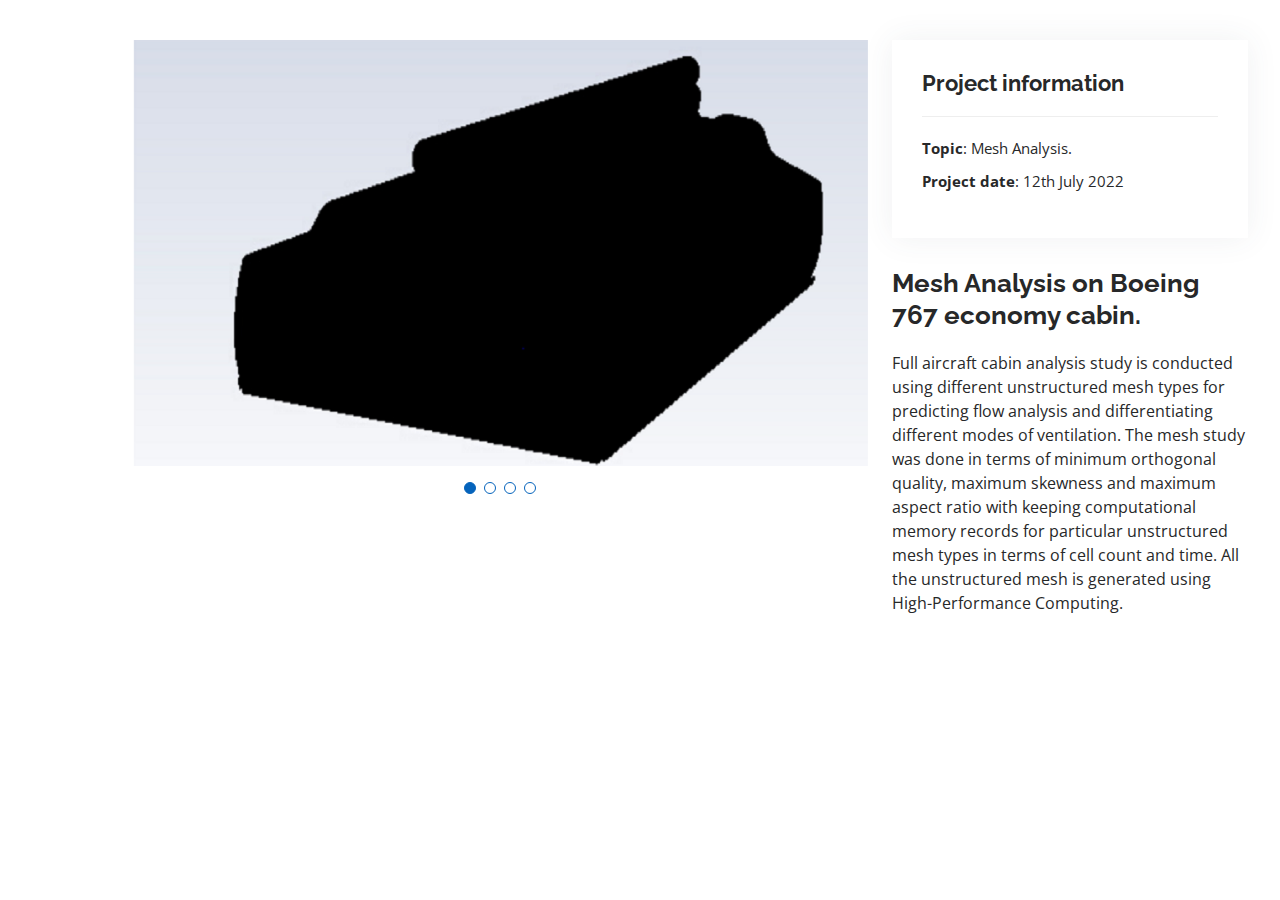
<file: mesh_analysis_aircraft_cabin.html>
<!DOCTYPE html>
<html lang="en">

<head>
  <meta charset="utf-8">
  <meta content="width=device-width, initial-scale=1.0" name="viewport">

  <title>Portfolio Details - Personal Bootstrap Template</title>
  <meta content="" name="description">
  <meta content="" name="keywords">

  <!-- Favicons -->
  <link href="assets/img/favicon.png" rel="icon">
  <link href="assets/img/apple-touch-icon.png" rel="apple-touch-icon">

  <!-- Google Fonts -->
  <link href="https://fonts.googleapis.com/css?family=Open+Sans:300,300i,400,400i,600,600i,700,700i|Raleway:300,300i,400,400i,500,500i,600,600i,700,700i|Poppins:300,300i,400,400i,500,500i,600,600i,700,700i" rel="stylesheet">

  <!-- Vendor CSS Files -->
  <link href="assets/vendor/aos/aos.css" rel="stylesheet">
  <link href="assets/vendor/bootstrap/css/bootstrap.min.css" rel="stylesheet">
  <link href="assets/vendor/bootstrap-icons/bootstrap-icons.css" rel="stylesheet">
  <link href="assets/vendor/boxicons/css/boxicons.min.css" rel="stylesheet">
  <link href="assets/vendor/glightbox/css/glightbox.min.css" rel="stylesheet">
  <link href="assets/vendor/swiper/swiper-bundle.min.css" rel="stylesheet">

  <!-- Template Main CSS File -->
  <link href="assets/css/style.css" rel="stylesheet">

  <!-- =======================================================
  * Template Name: MyResume - v4.8.1
  * Template URL: https://bootstrapmade.com/free-html-bootstrap-template-my-resume/
  * Author: BootstrapMade.com
  * License: https://bootstrapmade.com/license/
  ======================================================== -->
</head>

<body>

  <main id="main">

    <!-- ======= Portfolio Details Section ======= -->
    <section id="portfolio-details" class="portfolio-details">
      <div class="container">

        <div class="row gy-4">

          <div class="col-lg-8">
            <div class="portfolio-details-slider swiper">
              <div class="swiper-wrapper align-items-center">

                <div class="swiper-slide">
                  <img src="assets/img/portfolio/mesh-1.png" alt="">
                </div>

                <div class="swiper-slide">
                  <img src="assets/img/portfolio/mesh-2.png" alt="">
                </div>

                <div class="swiper-slide">
                  <img src="assets/img/portfolio/mesh-3.png" alt="">
                </div>
                
                <div class="swiper-slide">
                  <img src="assets/img/portfolio/mesh-4.png" alt="">
                </div>

              </div>
              <div class="swiper-pagination"></div>
            </div>
          </div>

          <div class="col-lg-4">
            <div class="portfolio-info">
              <h3>Project information</h3>
              <ul>
                <li><strong>Topic</strong>: Mesh Analysis.</li>
                <!-- <li><strong>Client</strong>: ASU Company</li> -->
                <li><strong>Project date</strong>: 12th July 2022</li>
                <!-- <li><strong>Project URL</strong>: <a href="#">www.example.com</a></li> -->
              </ul>
            </div>
            <div class="portfolio-description">
              <h2>Mesh Analysis on Boeing 767 economy cabin.</h2>
              <p>
                Full aircraft cabin analysis study is conducted using different unstructured mesh types for predicting flow analysis and differentiating different modes of ventilation. The mesh study was done in terms of minimum orthogonal quality, maximum skewness and maximum aspect ratio with keeping computational memory records for particular unstructured mesh types in terms of cell count and time. All the unstructured mesh is generated using High-Performance Computing.
                
              </p>
            </div>
          </div>

        </div>

      </div>
    </section><!-- End Portfolio Details Section -->

  </main><!-- End #main -->

  <div id="preloader"></div>
  <a href="#" class="back-to-top d-flex align-items-center justify-content-center"><i class="bi bi-arrow-up-short"></i></a>

  <!-- Vendor JS Files -->
  <script src="assets/vendor/purecounter/purecounter_vanilla.js"></script>
  <script src="assets/vendor/aos/aos.js"></script>
  <script src="assets/vendor/bootstrap/js/bootstrap.bundle.min.js"></script>
  <script src="assets/vendor/glightbox/js/glightbox.min.js"></script>
  <script src="assets/vendor/isotope-layout/isotope.pkgd.min.js"></script>
  <script src="assets/vendor/swiper/swiper-bundle.min.js"></script>
  <script src="assets/vendor/typed.js/typed.min.js"></script>
  <script src="assets/vendor/waypoints/noframework.waypoints.js"></script>
  <script src="assets/vendor/php-email-form/validate.js"></script>

  <!-- Template Main JS File -->
  <script src="assets/js/main.js"></script>

</body>

</html>
</file>
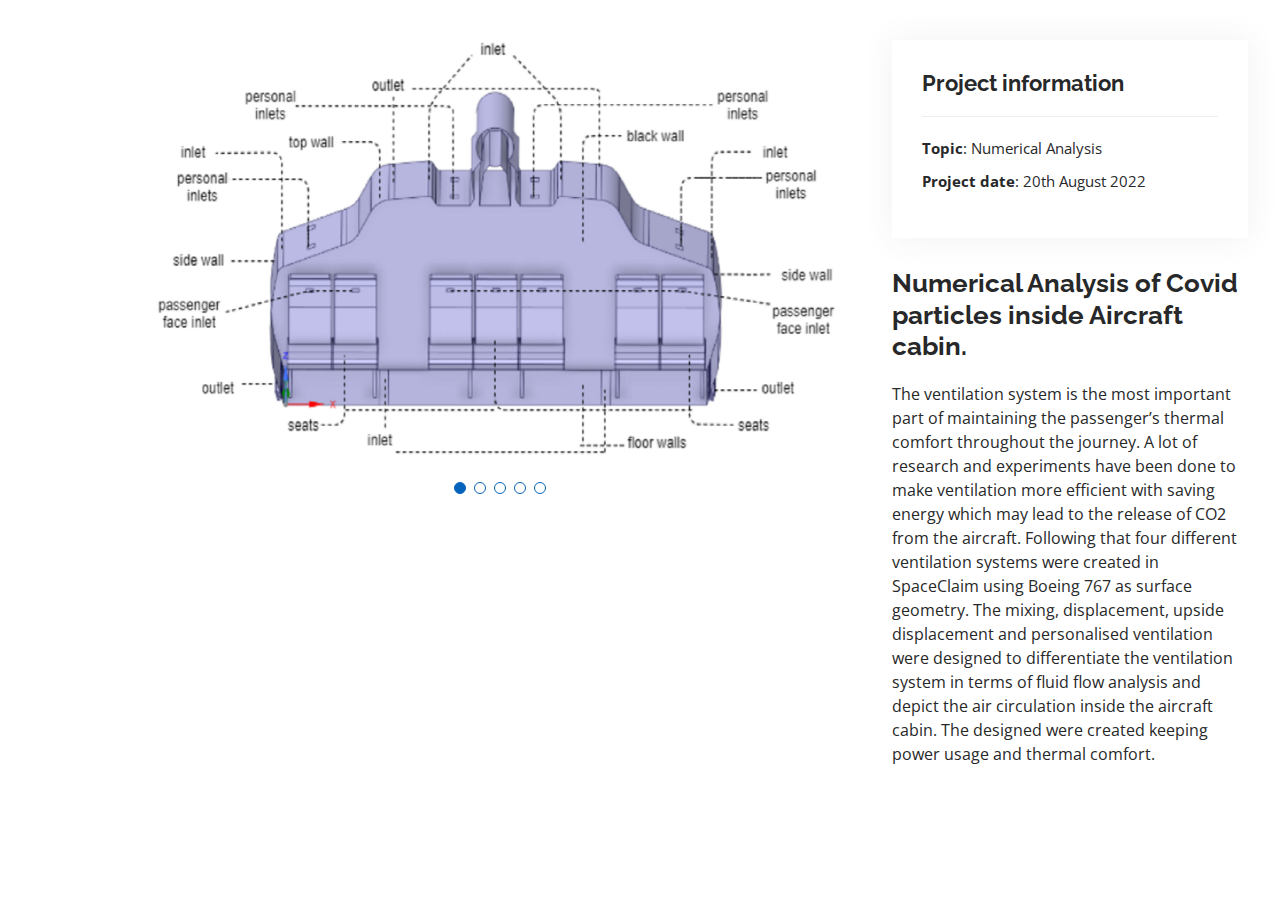
<file: numerical.html>
<!DOCTYPE html>
<html lang="en">

<head>
  <meta charset="utf-8">
  <meta content="width=device-width, initial-scale=1.0" name="viewport">

  <title>Portfolio Details - Personal Bootstrap Template</title>
  <meta content="" name="description">
  <meta content="" name="keywords">

  <!-- Favicons -->
  <link href="assets/img/favicon.png" rel="icon">
  <link href="assets/img/apple-touch-icon.png" rel="apple-touch-icon">

  <!-- Google Fonts -->
  <link href="https://fonts.googleapis.com/css?family=Open+Sans:300,300i,400,400i,600,600i,700,700i|Raleway:300,300i,400,400i,500,500i,600,600i,700,700i|Poppins:300,300i,400,400i,500,500i,600,600i,700,700i" rel="stylesheet">

  <!-- Vendor CSS Files -->
  <link href="assets/vendor/aos/aos.css" rel="stylesheet">
  <link href="assets/vendor/bootstrap/css/bootstrap.min.css" rel="stylesheet">
  <link href="assets/vendor/bootstrap-icons/bootstrap-icons.css" rel="stylesheet">
  <link href="assets/vendor/boxicons/css/boxicons.min.css" rel="stylesheet">
  <link href="assets/vendor/glightbox/css/glightbox.min.css" rel="stylesheet">
  <link href="assets/vendor/swiper/swiper-bundle.min.css" rel="stylesheet">

  <!-- Template Main CSS File -->
  <link href="assets/css/style.css" rel="stylesheet">

  <!-- =======================================================
  * Template Name: MyResume - v4.8.1
  * Template URL: https://bootstrapmade.com/free-html-bootstrap-template-my-resume/
  * Author: BootstrapMade.com
  * License: https://bootstrapmade.com/license/
  ======================================================== -->
</head>

<body>

  <main id="main">

    <!-- ======= Portfolio Details Section ======= -->
    <section id="portfolio-details" class="portfolio-details">
      <div class="container">

        <div class="row gy-4">

          <div class="col-lg-8">
            <div class="portfolio-details-slider swiper">
              <div class="swiper-wrapper align-items-center">

                <div class="swiper-slide">
                  <img src="assets/img/portfolio/analysis-1.png" alt="">
                </div>

                <div class="swiper-slide">
                  <img src="assets/img/portfolio/analysis-2.png" alt="">
                </div>

                <div class="swiper-slide">
                  <img src="assets/img/portfolio/analysis-3.png" alt="">
                </div>
                
                <div class="swiper-slide">
                  <img src="assets/img/portfolio/analysis-4.png" alt="">
                </div>
                
                <div class="swiper-slide">
                  <img src="assets/img/portfolio/analysis-5.png" alt="">
                </div>

                <!-- <div class="swiper-slide">
                  <img src="assets/img/portfolio/analysis-4.png" alt="">
                </div> -->

              </div>
              <div class="swiper-pagination"></div>
            </div>
          </div>

          <div class="col-lg-4">
            <div class="portfolio-info">
              <h3>Project information</h3>
              <ul>
                <li><strong>Topic</strong>: Numerical Analysis</li>
                <!-- <li><strong>Client</strong>: ASU Company</li> -->
                <li><strong>Project date</strong>: 20th August 2022</li>
                <!-- <li><strong>Project URL</strong>: <a href="#">www.example.com</a></li> -->
              </ul>
            </div>
            <div class="portfolio-description">
              <h2>Numerical Analysis of Covid particles inside Aircraft cabin.</h2>
              <p>
                The ventilation system is the most important part of maintaining the passenger’s thermal comfort throughout the journey. A lot of research and experiments have been done to make ventilation more efficient with saving energy which may lead to the release of CO2 from the aircraft. Following that four different ventilation systems were created in SpaceClaim using Boeing 767 as surface geometry. The mixing, displacement, upside displacement and personalised ventilation were designed to differentiate the ventilation system in terms of fluid flow analysis and depict the air circulation inside the aircraft cabin. The designed were created keeping power usage and thermal comfort.
              </p>
            </div>
          </div>

        </div>

      </div>
    </section><!-- End Portfolio Details Section -->

  </main><!-- End #main -->

  <div id="preloader"></div>
  <a href="#" class="back-to-top d-flex align-items-center justify-content-center"><i class="bi bi-arrow-up-short"></i></a>

  <!-- Vendor JS Files -->
  <script src="assets/vendor/purecounter/purecounter_vanilla.js"></script>
  <script src="assets/vendor/aos/aos.js"></script>
  <script src="assets/vendor/bootstrap/js/bootstrap.bundle.min.js"></script>
  <script src="assets/vendor/glightbox/js/glightbox.min.js"></script>
  <script src="assets/vendor/isotope-layout/isotope.pkgd.min.js"></script>
  <script src="assets/vendor/swiper/swiper-bundle.min.js"></script>
  <script src="assets/vendor/typed.js/typed.min.js"></script>
  <script src="assets/vendor/waypoints/noframework.waypoints.js"></script>
  <script src="assets/vendor/php-email-form/validate.js"></script>

  <!-- Template Main JS File -->
  <script src="assets/js/main.js"></script>

</body>

</html>
</file>
<file: assets/css/style.css>
/**
* Template Name: MyResume - v4.8.1
* Template URL: https://bootstrapmade.com/free-html-bootstrap-template-my-resume/
* Author: BootstrapMade.com
* License: https://bootstrapmade.com/license/
*/

/*--------------------------------------------------------------
# General
--------------------------------------------------------------*/
body {
  font-family: "Open Sans", sans-serif;
  color: #272829;
}

a {
  color: #0563bb;
  text-decoration: none;
}

a:hover {
  color: #067ded;
  text-decoration: none;
}

h1,
h2,
h3,
h4,
h5,
h6 {
  font-family: "Raleway", sans-serif;
}

/*--------------------------------------------------------------
# Back to top button
--------------------------------------------------------------*/
.back-to-top {
  position: fixed;
  visibility: hidden;
  opacity: 0;
  right: 15px;
  bottom: 15px;
  z-index: 996;
  background: #0563bb;
  width: 40px;
  height: 40px;
  border-radius: 50px;
  transition: all 0.4s;
}

.back-to-top i {
  font-size: 28px;
  color: #fff;
  line-height: 0;
}

.back-to-top:hover {
  background: #0678e3;
  color: #fff;
}

.back-to-top.active {
  visibility: visible;
  opacity: 1;
}

/*--------------------------------------------------------------
# Preloader
--------------------------------------------------------------*/
#preloader {
  position: fixed;
  top: 0;
  left: 0;
  right: 0;
  bottom: 0;
  z-index: 9999;
  overflow: hidden;
  background: #fff;
}

#preloader:before {
  content: "";
  position: fixed;
  top: calc(50% - 30px);
  left: calc(50% - 30px);
  border: 6px solid #0563bb;
  border-top-color: #fff;
  border-bottom-color: #fff;
  border-radius: 50%;
  width: 60px;
  height: 60px;
  -webkit-animation: animate-preloader 1s linear infinite;
  animation: animate-preloader 1s linear infinite;
}

@-webkit-keyframes animate-preloader {
  0% {
    transform: rotate(0deg);
  }

  100% {
    transform: rotate(360deg);
  }
}

@keyframes animate-preloader {
  0% {
    transform: rotate(0deg);
  }

  100% {
    transform: rotate(360deg);
  }
}

/*--------------------------------------------------------------
# Disable aos animation delay on mobile devices
--------------------------------------------------------------*/
@media screen and (max-width: 768px) {
  [data-aos-delay] {
    transition-delay: 0 !important;
  }
}

/*--------------------------------------------------------------
# Header
--------------------------------------------------------------*/
#header {
  position: fixed;
  top: 0;
  left: 0;
  bottom: 0;
  z-index: 9997;
  transition: all 0.5s;
  padding: 15px;
  overflow-y: auto;
}

@media (max-width: 992px) {
  #header {
    width: 300px;
    background: #fff;
    border-right: 1px solid #e6e9ec;
    left: -300px;
  }
}

@media (min-width: 992px) {
  #main {
    margin-left: 100px;
  }
}

/*--------------------------------------------------------------
# Navigation Menu
--------------------------------------------------------------*/
/**
* Desktop Navigation
*/
.nav-menu {
  padding: 0;
  display: block;
}

.nav-menu * {
  margin: 0;
  padding: 0;
  list-style: none;
}

.nav-menu>ul>li {
  position: relative;
  white-space: nowrap;
}

.nav-menu a,
.nav-menu a:focus {
  display: flex;
  align-items: center;
  color: #45505b;
  padding: 10px 18px;
  margin-bottom: 8px;
  transition: 0.3s;
  font-size: 15px;
  border-radius: 50px;
  background: #f2f3f5;
  height: 56px;
  width: 100%;
  overflow: hidden;
  transition: 0.3s;
}

.nav-menu a i,
.nav-menu a:focus i {
  font-size: 20px;
}

.nav-menu a span,
.nav-menu a:focus span {
  padding: 0 5px 0 7px;
  color: #45505b;
}

@media (min-width: 992px) {

  .nav-menu a,
  .nav-menu a:focus {
    width: 56px;
  }

  .nav-menu a span,
  .nav-menu a:focus span {
    display: none;
    color: #fff;
  }
}

.nav-menu a:hover,
.nav-menu .active,
.nav-menu .active:focus,
.nav-menu li:hover>a {
  color: #fff;
  background: #0563bb;
}

.nav-menu a:hover span,
.nav-menu .active span,
.nav-menu .active:focus span,
.nav-menu li:hover>a span {
  color: #fff;
}

.nav-menu a:hover,
.nav-menu li:hover>a {
  width: 100%;
  color: #fff;
}

.nav-menu a:hover span,
.nav-menu li:hover>a span {
  display: block;
}

/**
* Mobile Navigation
*/
.mobile-nav-toggle {
  position: fixed;
  right: 10px;
  top: 10px;
  z-index: 9998;
  border: 0;
  background: none;
  font-size: 28px;
  transition: all 0.4s;
  outline: none !important;
  line-height: 0;
  cursor: pointer;
  border-radius: 50px;
  padding: 5px;
}

.mobile-nav-toggle i {
  color: #45505b;
}

.mobile-nav-active {
  overflow: hidden;
}

.mobile-nav-active #header {
  left: 0;
}

.mobile-nav-active .mobile-nav-toggle {
  color: #fff;
  background-color: #0563bb;
}

/*--------------------------------------------------------------
# Hero Section
--------------------------------------------------------------*/
#hero {
  width: 100%;
  height: 100vh;
  background: url('../img/bg_image.jpg') top right no-repeat;
  background-size: cover;
  position: relative;
}

@media (min-width: 992px) {
  #hero {
    padding-left: 160px;
  }
}

#hero:before {
  content: "";
  background: rgba(255, 255, 255, 0.8);
  position: absolute;
  bottom: 0;
  top: 0;
  left: 0;
  right: 0;
}

#hero h1 {
  margin: 0;
  font-size: 64px;
  font-weight: 700;
  line-height: 56px;
  color: #45505b;
}

#hero p {
  color: #45505b;
  margin: 15px 0 0 0;
  font-size: 26px;
  font-family: "Poppins", sans-serif;
}

#hero p span {
  color: #0563bb;
  letter-spacing: 1px;
}

#hero .social-links {
  margin-top: 30px;
}

#hero .social-links a {
  font-size: 24px;
  display: inline-block;
  color: #45505b;
  line-height: 1;
  margin-right: 20px;
  transition: 0.3s;
}

#hero .social-links a:hover {
  color: #0563bb;
}

@media (max-width: 992px) {
  #hero {
    text-align: center;
  }

  #hero h1 {
    font-size: 32px;
    line-height: 36px;
  }

  #hero p {
    margin-top: 10px;
    font-size: 20px;
    line-height: 24px;
  }
}

/*--------------------------------------------------------------
# Sections General
--------------------------------------------------------------*/
section {
  padding: 60px 0;
  overflow: hidden;
}

.section-title {
  text-align: center;
  padding-bottom: 30px;
}

.section-title h2 {
  font-size: 32px;
  font-weight: bold;
  text-transform: uppercase;
  margin-bottom: 20px;
  padding-bottom: 20px;
  position: relative;
  color: #45505b;
}

.section-title h2::before {
  content: "";
  position: absolute;
  display: block;
  width: 120px;
  height: 1px;
  background: #ddd;
  bottom: 1px;
  left: calc(50% - 60px);
}

.section-title h2::after {
  content: "";
  position: absolute;
  display: block;
  width: 40px;
  height: 3px;
  background: #0563bb;
  bottom: 0;
  left: calc(50% - 20px);
}

.section-title p {
  margin-bottom: 0;
}

/*--------------------------------------------------------------
# About
--------------------------------------------------------------*/
.about .content h3 {
  font-weight: 700;
  font-size: 26px;
  color: #728394;
}

.about .content ul {
  list-style: none;
  padding: 0;
}

.about .content ul li {
  margin-bottom: 20px;
  display: flex;
  align-items: center;
}

.about .content ul strong {
  margin-right: 10px;
}

.about .content ul i {
  font-size: 16px;
  margin-right: 5px;
  color: #0563bb;
  line-height: 0;
}

.about .content p:last-child {
  margin-bottom: 0;
}



/*--------------------------------------------------------------
# Facts
--------------------------------------------------------------*/
.facts .count-box {
  padding: 30px 30px 25px 30px;
  margin-top: 30px;
  width: 100%;
  position: relative;
  text-align: center;
  background: #fff;
}

.facts .count-box i {
  position: absolute;
  top: -25px;
  left: 50%;
  transform: translateX(-50%);
  font-size: 24px;
  background: #0563bb;
  color: #fff;
  border-radius: 50px;
  display: inline-flex;
  align-items: center;
  justify-content: center;
  width: 48px;
  height: 48px;
}

.facts .count-box span {
  font-size: 36px;
  display: block;
  font-weight: 600;
  color: #011426;
}

.facts .count-box p {
  padding: 0;
  margin: 0;
  font-family: "Raleway", sans-serif;
  font-size: 14px;
}

/*--------------------------------------------------------------
# Akills
--------------------------------------------------------------*/
.skills .progress {
  height: 60px;
  display: block;
  background: none;
  border-radius: 0;
}

.skills .progress .skill {
  padding: 10px 0;
  margin: 0;
  text-transform: uppercase;
  display: block;
  font-weight: 600;
  font-family: "Poppins", sans-serif;
  color: #45505b;
}

.skills .progress .skill .val {
  float: right;
  font-style: normal;
}

.skills .progress-bar-wrap {
  background: #f2f3f5;
}

.skills .progress-bar {
  width: 1px;
  height: 10px;
  transition: 0.9s;
  background-color: #0563bb;
}

/*--------------------------------------------------------------
# Resume
--------------------------------------------------------------*/
.resume .resume-title {
  font-size: 26px;
  font-weight: 700;
  margin-top: 20px;
  margin-bottom: 20px;
  color: #45505b;
}

.resume .resume-item {
  padding: 0 0 20px 20px;
  margin-top: -2px;
  border-left: 2px solid #0563bb;
  position: relative;
}

.resume .resume-item h4 {
  line-height: 18px;
  font-size: 18px;
  font-weight: 600;
  text-transform: uppercase;
  font-family: "Poppins", sans-serif;
  color: #0563bb;
  margin-bottom: 10px;
}

.lower{
  text-transform: lowercase;

}

.resume .resume-item h5 {
  font-size: 16px;
  background: #f7f8f9;
  padding: 5px 15px;
  display: inline-block;
  font-weight: 600;
  margin-bottom: 10px;
}

.resume .resume-item ul {
  padding-left: 20px;
}

.resume .resume-item ul li {
  padding-bottom: 10px;
}

.resume .resume-item:last-child {
  padding-bottom: 0;
}

.resume .resume-item::before {
  content: "";
  position: absolute;
  width: 16px;
  height: 16px;
  border-radius: 50px;
  left: -9px;
  top: 0;
  background: #fff;
  border: 2px solid #0563bb;
}

/*--------------------------------------------------------------
# Portfolio
--------------------------------------------------------------*/
.portfolio .portfolio-item {
  margin-bottom: 30px;
}

.portfolio #portfolio-flters {
  padding: 0;
  margin: 0 auto 25px auto;
  list-style: none;
  text-align: center;
  background: #fff;
  border-radius: 50px;
  padding: 2px 15px;
}

.portfolio #portfolio-flters li {
  cursor: pointer;
  display: inline-block;
  padding: 10px 15px;
  font-size: 14px;
  font-weight: 600;
  line-height: 1;
  text-transform: uppercase;
  color: #272829;
  margin-bottom: 5px;
  transition: all 0.3s ease-in-out;
}

.portfolio #portfolio-flters li:hover,
.portfolio #portfolio-flters li.filter-active {
  color: #0563bb;
}

.portfolio #portfolio-flters li:last-child {
  margin-right: 0;
}

.portfolio .portfolio-wrap {
  transition: 0.3s;
  position: relative;
  overflow: hidden;
  z-index: 1;
  background: rgba(69, 80, 91, 0.8);
}

.portfolio .portfolio-wrap::before {
  content: "";
  background: rgba(255, 255, 255, 0.7);
  position: absolute;
  left: 30px;
  right: 30px;
  top: 30px;
  bottom: 30px;
  transition: all ease-in-out 0.3s;
  z-index: 2;
  opacity: 0;
}

.portfolio .portfolio-wrap .portfolio-info {
  opacity: 0;
  position: absolute;
  top: 0;
  left: 0;
  right: 0;
  bottom: 0;
  text-align: center;
  z-index: 3;
  transition: all ease-in-out 0.3s;
  display: flex;
  flex-direction: column;
  justify-content: center;
  align-items: center;
}

.portfolio .portfolio-wrap .portfolio-info::before {
  display: block;
  content: "";
  width: 48px;
  height: 48px;
  position: absolute;
  top: 35px;
  left: 35px;
  border-top: 3px solid #d7dce1;
  border-left: 3px solid #d7dce1;
  transition: all 0.5s ease 0s;
  z-index: 9994;
}

.portfolio .portfolio-wrap .portfolio-info::after {
  display: block;
  content: "";
  width: 48px;
  height: 48px;
  position: absolute;
  bottom: 35px;
  right: 35px;
  border-bottom: 3px solid #d7dce1;
  border-right: 3px solid #d7dce1;
  transition: all 0.5s ease 0s;
  z-index: 9994;
}

.portfolio .portfolio-wrap .portfolio-info h4 {
  font-size: 20px;
  color: #45505b;
  font-weight: 600;
}

.portfolio .portfolio-wrap .portfolio-info p {
  color: #45505b;
  font-size: 14px;
  text-transform: uppercase;
  padding: 0;
  margin: 0;
}

.portfolio .portfolio-wrap .portfolio-links {
  text-align: center;
  z-index: 4;
}

.portfolio .portfolio-wrap .portfolio-links a {
  color: #45505b;
  margin: 0 2px;
  font-size: 28px;
  display: inline-block;
  transition: 0.3s;
}

.portfolio .portfolio-wrap .portfolio-links a:hover {
  color: #148af9;
}

.portfolio .portfolio-wrap:hover::before {
  top: 0;
  left: 0;
  right: 0;
  bottom: 0;
  opacity: 1;
}

.portfolio .portfolio-wrap:hover .portfolio-info {
  opacity: 1;
}

.portfolio .portfolio-wrap:hover .portfolio-info::before {
  top: 15px;
  left: 15px;
}

.portfolio .portfolio-wrap:hover .portfolio-info::after {
  bottom: 15px;
  right: 15px;
}

/*--------------------------------------------------------------
# Portfolio Details
--------------------------------------------------------------*/
.portfolio-details {
  padding-top: 40px;
}

.portfolio-details .portfolio-details-slider img {
  width: 100%;
}

.portfolio-details .portfolio-details-slider .swiper-pagination {
  margin-top: 20px;
  position: relative;
}

.portfolio-details .portfolio-details-slider .swiper-pagination .swiper-pagination-bullet {
  width: 12px;
  height: 12px;
  background-color: #fff;
  opacity: 1;
  border: 1px solid #0563bb;
}

.portfolio-details .portfolio-details-slider .swiper-pagination .swiper-pagination-bullet-active {
  background-color: #0563bb;
}

.portfolio-details .portfolio-info {
  padding: 30px;
  box-shadow: 0px 0 30px rgba(69, 80, 91, 0.08);
}

.portfolio-details .portfolio-info h3 {
  font-size: 22px;
  font-weight: 700;
  margin-bottom: 20px;
  padding-bottom: 20px;
  border-bottom: 1px solid #eee;
}

.portfolio-details .portfolio-info ul {
  list-style: none;
  padding: 0;
  font-size: 15px;
}

.portfolio-details .portfolio-info ul li+li {
  margin-top: 10px;
}

.portfolio-details .portfolio-description {
  padding-top: 30px;
}

.portfolio-details .portfolio-description h2 {
  font-size: 26px;
  font-weight: 700;
  margin-bottom: 20px;
}

.portfolio-details .portfolio-description p {
  padding: 0;
}

/*--------------------------------------------------------------
# Services
--------------------------------------------------------------*/
.services .icon-box {
  text-align: center;
  padding: 70px 20px 80px 20px;
  transition: all ease-in-out 0.3s;
  background: #fff;
  box-shadow: 0px 5px 90px 0px rgba(110, 123, 131, 0.05);
}

.services .icon-box .icon {
  margin: 0 auto;
  width: 100px;
  height: 100px;
  display: flex;
  align-items: center;
  justify-content: center;
  transition: ease-in-out 0.3s;
  position: relative;
}

.services .icon-box .icon i {
  font-size: 36px;
  transition: 0.5s;
  position: relative;
}

.services .icon-box .icon svg {
  position: absolute;
  top: 0;
  left: 0;
}

.services .icon-box .icon svg path {
  transition: 0.5s;
  fill: #f5f5f5;
}

.services .icon-box h4 {
  font-weight: 600;
  margin: 10px 0 15px 0;
  font-size: 22px;
}

.services .icon-box h4 a {
  color: #45505b;
  transition: ease-in-out 0.3s;
}

.services .icon-box p {
  line-height: 24px;
  font-size: 14px;
  margin-bottom: 0;
}

.services .icon-box:hover {
  border-color: #fff;
  box-shadow: 0px 0 35px 0 rgba(0, 0, 0, 0.08);
}

.services .iconbox-blue i {
  color: #47aeff;
}

.services .iconbox-blue:hover .icon i {
  color: #fff;
}

.services .iconbox-blue:hover .icon path {
  fill: #47aeff;
}

.services .iconbox-orange i {
  color: #ffa76e;
}

.services .iconbox-orange:hover .icon i {
  color: #fff;
}

.services .iconbox-orange:hover .icon path {
  fill: #ffa76e;
}

.services .iconbox-pink i {
  color: #e80368;
}

.services .iconbox-pink:hover .icon i {
  color: #fff;
}

.services .iconbox-pink:hover .icon path {
  fill: #e80368;
}

.services .iconbox-yellow i {
  color: #ffbb2c;
}

.services .iconbox-yellow:hover .icon i {
  color: #fff;
}

.services .iconbox-yellow:hover .icon path {
  fill: #ffbb2c;
}

.services .iconbox-red i {
  color: #ff5828;
}

.services .iconbox-red:hover .icon i {
  color: #fff;
}

.services .iconbox-red:hover .icon path {
  fill: #ff5828;
}

.services .iconbox-teal i {
  color: #11dbcf;
}

.services .iconbox-teal:hover .icon i {
  color: #fff;
}

.services .iconbox-teal:hover .icon path {
  fill: #11dbcf;
}

/*--------------------------------------------------------------
# Testimonials
--------------------------------------------------------------*/
.testimonials .section-header {
  margin-bottom: 40px;
}

.testimonials .testimonials-carousel,
.testimonials .testimonials-slider {
  overflow: hidden;
}

.testimonials .testimonial-item {
  text-align: center;
}

.testimonials .testimonial-item .testimonial-img {
  width: 120px;
  border-radius: 50%;
  border: 4px solid #fff;
  margin: 0 auto;
}

.testimonials .testimonial-item h3 {
  font-size: 20px;
  font-weight: bold;
  margin: 10px 0 5px 0;
  color: #111;
}

.testimonials .testimonial-item h4 {
  font-size: 14px;
  color: #999;
  margin: 0 0 15px 0;
}

.testimonials .testimonial-item .quote-icon-left,
.testimonials .testimonial-item .quote-icon-right {
  color: #90c8fc;
  font-size: 26px;
}

.testimonials .testimonial-item .quote-icon-left {
  display: inline-block;
  left: -5px;
  position: relative;
}

.testimonials .testimonial-item .quote-icon-right {
  display: inline-block;
  right: -5px;
  position: relative;
  top: 10px;
}

.testimonials .testimonial-item p {
  font-style: italic;
  margin: 0 auto 15px auto;
}

.testimonials .swiper-pagination {
  margin-top: 20px;
  position: relative;
}

.testimonials .swiper-pagination .swiper-pagination-bullet {
  width: 12px;
  height: 12px;
  background-color: #fff;
  opacity: 1;
  border: 1px solid #0563bb;
}

.testimonials .swiper-pagination .swiper-pagination-bullet-active {
  background-color: #0563bb;
}

@media (min-width: 992px) {
  .testimonials .testimonial-item p {
    width: 80%;
  }
}

/*--------------------------------------------------------------
# Contact
--------------------------------------------------------------*/
.contact .info {
  width: 100%;
  background: #fff;
}

.contact .info i {
  font-size: 20px;
  color: #0563bb;
  float: left;
  width: 44px;
  height: 44px;
  background: #eef7ff;
  display: flex;
  justify-content: center;
  align-items: center;
  border-radius: 50px;
  transition: all 0.3s ease-in-out;
}

/* .row.mt-1{
  /* margin-left: 400px; */
  /* margin:auto; */
  width:100%;
} */


.contact .info h4 {
  padding: 0 0 0 60px;
  font-size: 22px;
  font-weight: 600;
  margin-bottom: 5px;
  color: #45505b;
}

.contact .info p {
  padding: 0 0 0 60px;
  margin-bottom: 0;
  font-size: 14px;
  color: #728394;
}

.contact .info .email,
.contact .info .phone {
  margin-top: 40px;
}

.contact .info .email:hover i,
.contact .info .address:hover i,
.contact .info .phone:hover i {
  background: #0563bb;
  color: #fff;
}

.contact .php-email-form {
  width: 100%;
  background: #fff;
}

.contact .php-email-form .form-group {
  padding-bottom: 8px;
}

.contact .php-email-form .error-message {
  display: none;
  color: #fff;
  background: #ed3c0d;
  text-align: left;
  padding: 15px;
  font-weight: 600;
}

.contact .php-email-form .error-message br+br {
  margin-top: 25px;
}

.contact .php-email-form .sent-message {
  display: none;
  color: #fff;
  background: #18d26e;
  text-align: center;
  padding: 15px;
  font-weight: 600;
}

.contact .php-email-form .loading {
  display: none;
  background: #fff;
  text-align: center;
  padding: 15px;
}

.contact .php-email-form .loading:before {
  content: "";
  display: inline-block;
  border-radius: 50%;
  width: 24px;
  height: 24px;
  margin: 0 10px -6px 0;
  border: 3px solid #18d26e;
  border-top-color: #eee;
  -webkit-animation: animate-loading 1s linear infinite;
  animation: animate-loading 1s linear infinite;
}

.contact .php-email-form input,
.contact .php-email-form textarea {
  border-radius: 4px;
  box-shadow: none;
  font-size: 14px;
}

.contact .php-email-form input {
  height: 44px;
}

.contact .php-email-form textarea {
  padding: 10px 12px;
}

.contact .php-email-form button[type=submit] {
  background: #0563bb;
  border: 0;
  padding: 10px 35px;
  color: #fff;
  transition: 0.4s;
  border-radius: 50px;
}

.contact .php-email-form button[type=submit]:hover {
  background: #0678e3;
}

@-webkit-keyframes animate-loading {
  0% {
    transform: rotate(0deg);
  }

  100% {
    transform: rotate(360deg);
  }
}

@keyframes animate-loading {
  0% {
    transform: rotate(0deg);
  }

  100% {
    transform: rotate(360deg);
  }
}

/*--------------------------------------------------------------
# Footer
--------------------------------------------------------------*/
#footer {
  background: #f7f8f9;
  color: #45505b;
  font-size: 14px;
  text-align: center;
  padding: 30px 0;
}

#footer h3 {
  font-size: 36px;
  font-weight: 700;
  position: relative;
  font-family: "Poppins", sans-serif;
  padding: 0;
  margin: 0 0 15px 0;
}

#footer p {
  font-size: 15;
  font-style: italic;
  padding: 0;
  margin: 0 0 40px 0;
}

#footer .social-links {
  margin: 0 0 40px 0;
}

#footer .social-links a {
  font-size: 18px;
  display: inline-block;
  background: #0563bb;
  color: #fff;
  line-height: 1;
  padding: 8px 0;
  margin-right: 4px;
  border-radius: 50%;
  text-align: center;
  width: 36px;
  height: 36px;
  transition: 0.3s;
}

#footer .social-links a:hover {
  background: #0678e3;
  color: #fff;
  text-decoration: none;
}

#footer .copyright {
  margin: 0 0 5px 0;
}

#footer .credits {
  font-size: 13px;
}
</file>
